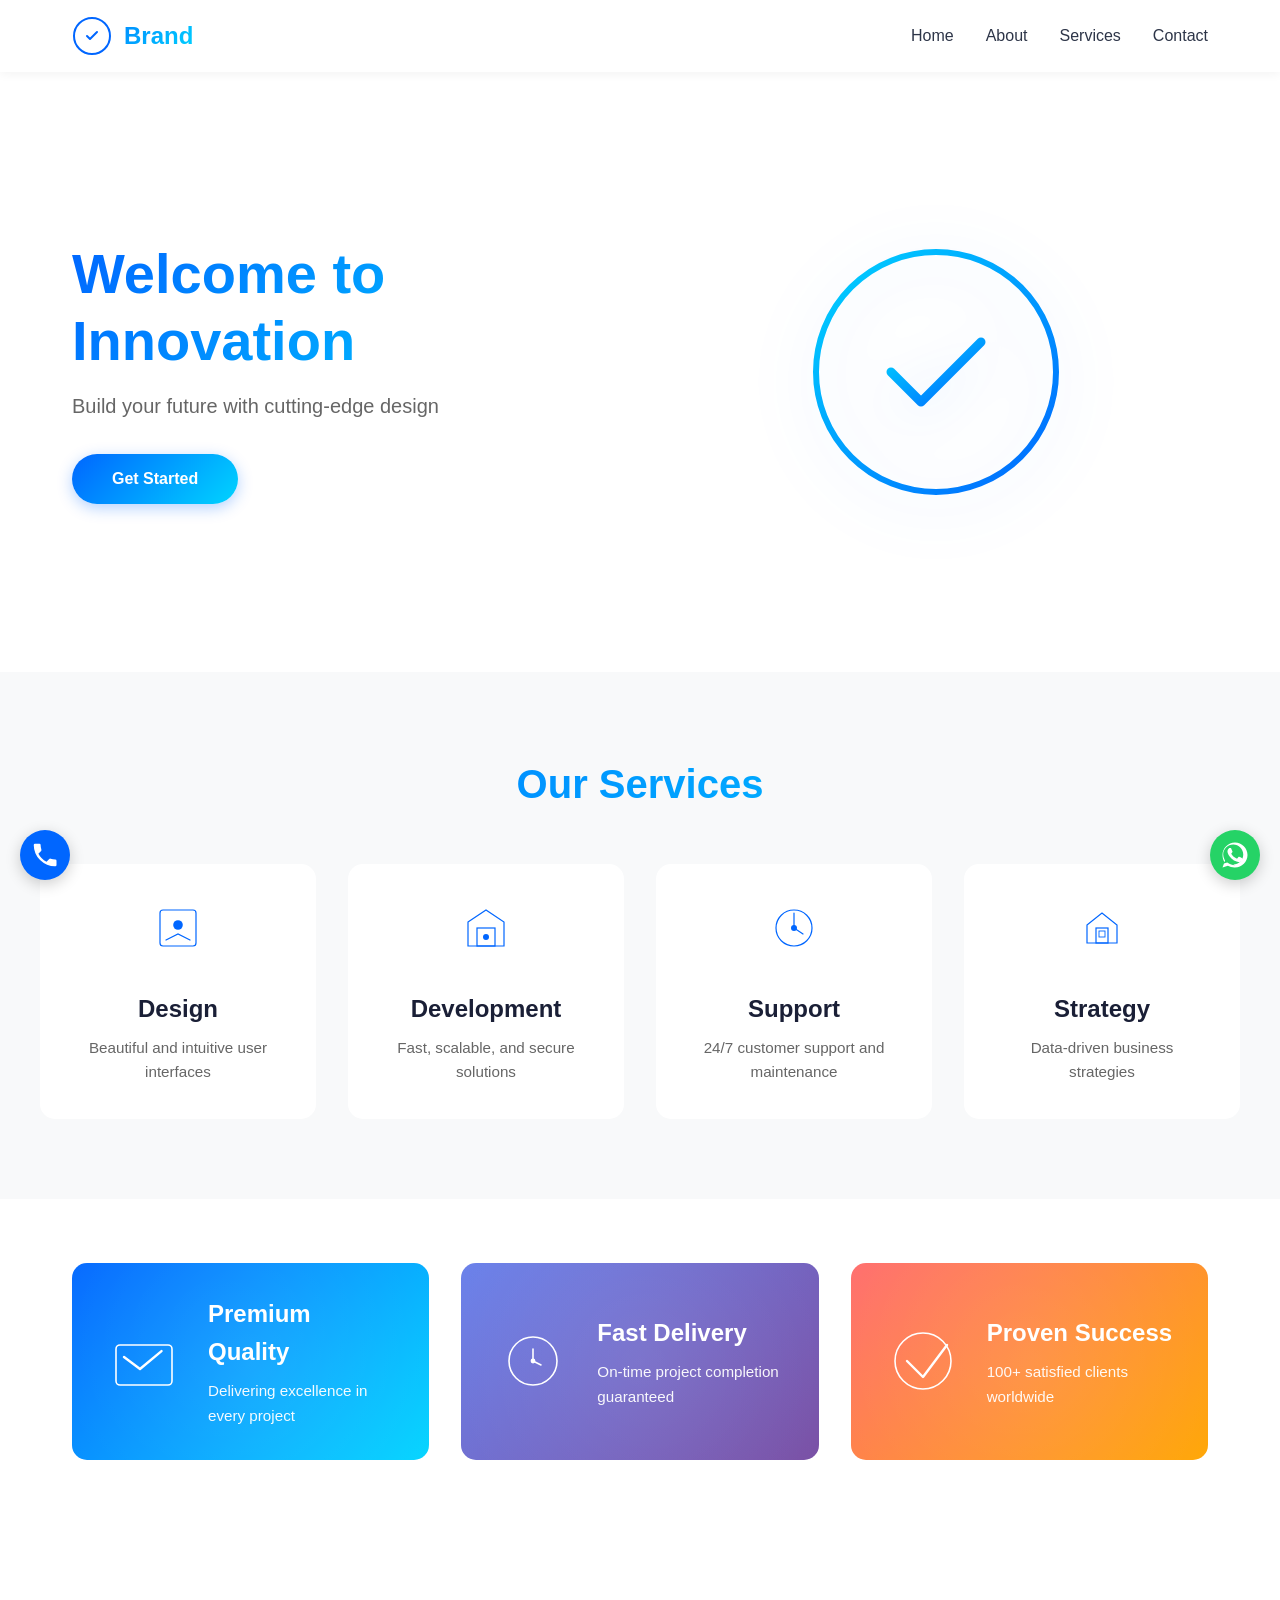
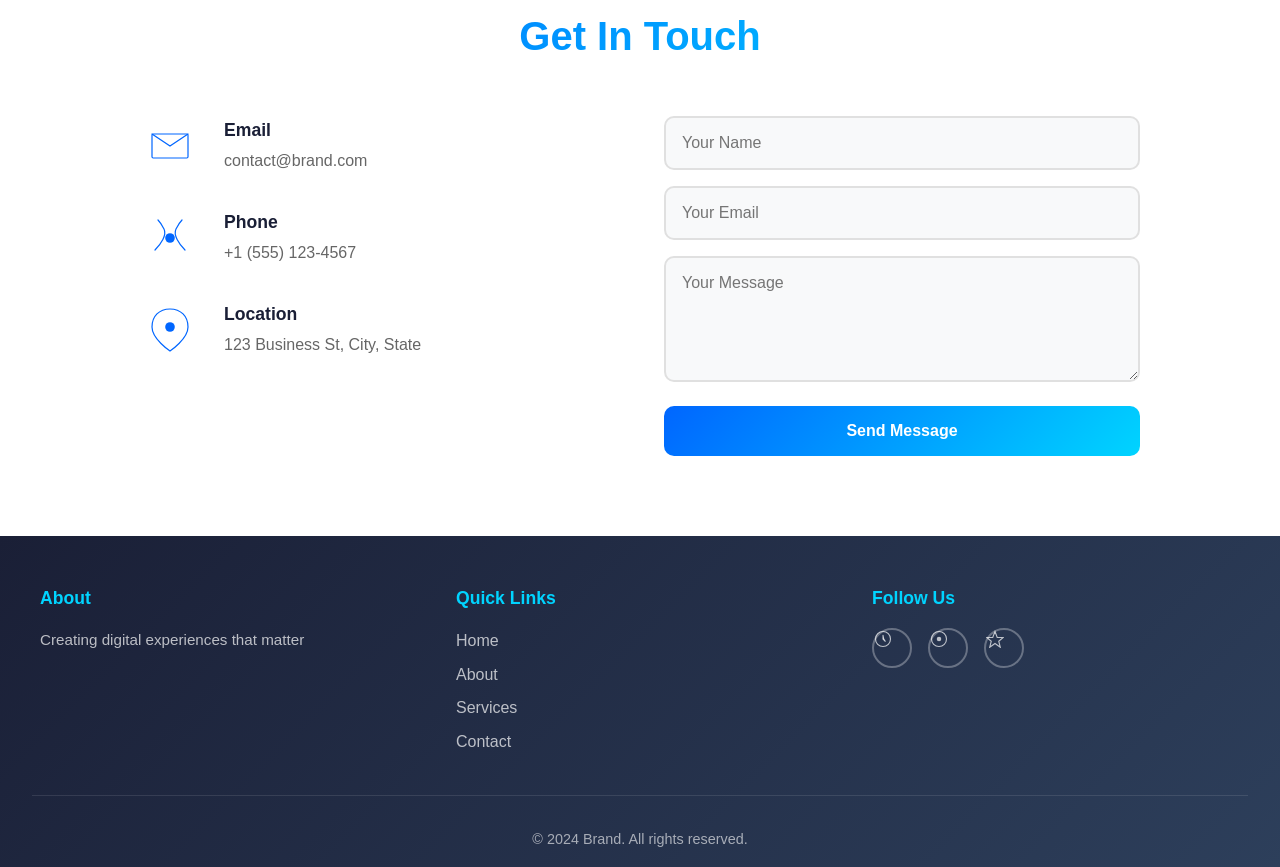
<file: index.html>
<!doctype html>
<html lang="en">
  <head>
    <meta charset="UTF-8" />
    <meta name="viewport" content="width=device-width, initial-scale=1.0" />
    <title>Modern Web Design - Animated SVG Icons</title>
    <link rel="stylesheet" href="index.css" />
  </head>
  <body>
    <!-- HEADER -->
    <header class="header">
      <div class="header-container">
        <div class="logo">
          <svg
            class="logo-svg"
            viewBox="0 0 40 40"
            fill="none"
            xmlns="http://www.w3.org/2000/svg"
          >
            <circle
              cx="20"
              cy="20"
              r="18"
              stroke="currentColor"
              stroke-width="2"
            />
            <path
              d="M15 20L18 23L25 16"
              stroke="currentColor"
              stroke-width="2"
              stroke-linecap="round"
              stroke-linejoin="round"
            />
          </svg>
          <span>Brand</span>
        </div>
        <nav class="nav">
          <a href="index.html" class="nav-link">Home</a>
          <a href="about-us.html" class="nav-link">About</a>
          <a href="services.html" class="nav-link">Services</a>
          <a href="contact-us.html" class="nav-link">Contact</a>
        </nav>
      </div>
    </header>

    <!-- HERO SECTION -->
    <section class="hero" id="home">
      <div class="hero-content">
        <h1>Welcome to Innovation</h1>
        <p>Build your future with cutting-edge design</p>
        <button class="cta-button">Get Started</button>
      </div>
      <div class="hero-icon">
        <svg
          class="animated-icon"
          viewBox="0 0 100 100"
          fill="none"
          xmlns="http://www.w3.org/2000/svg"
        >
          <circle
            cx="50"
            cy="50"
            r="40"
            stroke="url(#gradient)"
            stroke-width="2"
          />
          <path
            d="M35 50L45 60L65 40"
            stroke="url(#gradient)"
            stroke-width="3"
            stroke-linecap="round"
            stroke-linejoin="round"
            class="check-path"
          />
          <defs>
            <linearGradient id="gradient" x1="0%" y1="0%" x2="100%" y2="100%">
              <stop offset="0%" style="stop-color: #00d4ff; stop-opacity: 1" />
              <stop
                offset="100%"
                style="stop-color: #0066ff; stop-opacity: 1"
              />
            </linearGradient>
          </defs>
        </svg>
      </div>
    </section>

    <!-- SERVICES SECTION -->
    <section class="services" id="services">
      <h2>Our Services</h2>
      <div class="services-grid">
        <!-- Service 1 -->
        <div class="service-card">
          <svg
            class="service-icon"
            viewBox="0 0 100 100"
            fill="none"
            xmlns="http://www.w3.org/2000/svg"
          >
            <rect
              x="20"
              y="20"
              width="60"
              height="60"
              rx="5"
              stroke="currentColor"
              stroke-width="2"
            />
            <circle cx="50" cy="45" r="8" fill="currentColor" />
            <path
              d="M30 70L50 60L70 70"
              stroke="currentColor"
              stroke-width="2"
              stroke-linecap="round"
            />
          </svg>
          <h3>Design</h3>
          <p>Beautiful and intuitive user interfaces</p>
        </div>

        <!-- Service 2 -->
        <div class="service-card">
          <svg
            class="service-icon"
            viewBox="0 0 100 100"
            fill="none"
            xmlns="http://www.w3.org/2000/svg"
          >
            <path
              d="M20 40L50 20L80 40V80H20Z"
              stroke="currentColor"
              stroke-width="2"
            />
            <rect
              x="35"
              y="50"
              width="30"
              height="30"
              stroke="currentColor"
              stroke-width="2"
            />
            <circle cx="50" cy="65" r="5" fill="currentColor" />
          </svg>
          <h3>Development</h3>
          <p>Fast, scalable, and secure solutions</p>
        </div>

        <!-- Service 3 -->
        <div class="service-card">
          <svg
            class="service-icon"
            viewBox="0 0 100 100"
            fill="none"
            xmlns="http://www.w3.org/2000/svg"
          >
            <circle
              cx="50"
              cy="50"
              r="30"
              stroke="currentColor"
              stroke-width="2"
            />
            <path
              d="M50 25V50L65 60"
              stroke="currentColor"
              stroke-width="2"
              stroke-linecap="round"
            />
            <circle cx="50" cy="50" r="5" fill="currentColor" />
          </svg>
          <h3>Support</h3>
          <p>24/7 customer support and maintenance</p>
        </div>

        <!-- Service 4 -->
        <div class="service-card">
          <svg
            class="service-icon"
            viewBox="0 0 100 100"
            fill="none"
            xmlns="http://www.w3.org/2000/svg"
          >
            <path
              d="M25 45L50 25L75 45V75H25Z"
              stroke="currentColor"
              stroke-width="2"
            />
            <rect
              x="40"
              y="50"
              width="20"
              height="25"
              stroke="currentColor"
              stroke-width="2"
            />
            <rect
              x="45"
              y="55"
              width="10"
              height="10"
              stroke="currentColor"
              stroke-width="1.5"
            />
          </svg>
          <h3>Strategy</h3>
          <p>Data-driven business strategies</p>
        </div>
      </div>
    </section>

    <!-- CENTER BANNERS -->
    <section class="banners">
      <div class="banner banner-primary">
        <div class="banner-icon">
          <svg
            viewBox="0 0 100 100"
            fill="none"
            xmlns="http://www.w3.org/2000/svg"
          >
            <rect
              x="15"
              y="30"
              width="70"
              height="50"
              rx="5"
              stroke="white"
              stroke-width="2"
            />
            <path
              d="M25 45L45 60L75 35"
              stroke="white"
              stroke-width="3"
              stroke-linecap="round"
              stroke-linejoin="round"
              class="banner-check"
            />
          </svg>
        </div>
        <div class="banner-content">
          <h3>Premium Quality</h3>
          <p>Delivering excellence in every project</p>
        </div>
      </div>

      <div class="banner banner-secondary">
        <div class="banner-icon">
          <svg
            viewBox="0 0 100 100"
            fill="none"
            xmlns="http://www.w3.org/2000/svg"
          >
            <circle cx="50" cy="50" r="30" stroke="white" stroke-width="2" />
            <path
              d="M50 35V50M50 50L60 55"
              stroke="white"
              stroke-width="2"
              stroke-linecap="round"
            />
            <circle cx="50" cy="50" r="3" fill="white" />
          </svg>
        </div>
        <div class="banner-content">
          <h3>Fast Delivery</h3>
          <p>On-time project completion guaranteed</p>
        </div>
      </div>

      <div class="banner banner-accent">
        <div class="banner-icon">
          <svg
            viewBox="0 0 100 100"
            fill="none"
            xmlns="http://www.w3.org/2000/svg"
          >
            <path
              d="M30 50L50 70L80 30"
              stroke="white"
              stroke-width="3"
              stroke-linecap="round"
              stroke-linejoin="round"
            />
            <circle cx="50" cy="50" r="35" stroke="white" stroke-width="2" />
          </svg>
        </div>
        <div class="banner-content">
          <h3>Proven Success</h3>
          <p>100+ satisfied clients worldwide</p>
        </div>
      </div>
    </section>

    <!-- CONTACT SECTION -->
    <section class="contact" id="contact">
      <div class="contact-container">
        <h2>Get In Touch</h2>
        <div class="contact-wrapper">
          <div class="contact-info">
            <div class="contact-item">
              <svg
                class="contact-icon"
                viewBox="0 0 100 100"
                fill="none"
                xmlns="http://www.w3.org/2000/svg"
              >
                <path
                  d="M20 30L50 50L80 30"
                  stroke="currentColor"
                  stroke-width="2"
                  stroke-linecap="round"
                />
                <rect
                  x="20"
                  y="30"
                  width="60"
                  height="40"
                  rx="2"
                  stroke="currentColor"
                  stroke-width="2"
                />
              </svg>
              <div>
                <h4>Email</h4>
                <p>contact@brand.com</p>
              </div>
            </div>

            <div class="contact-item">
              <svg
                class="contact-icon"
                viewBox="0 0 100 100"
                fill="none"
                xmlns="http://www.w3.org/2000/svg"
              >
                <path
                  d="M30 20C30 20 35 25 40 35C45 45 35 60 25 70"
                  stroke="currentColor"
                  stroke-width="2"
                  stroke-linecap="round"
                />
                <path
                  d="M70 20C70 20 65 25 60 35C55 45 65 60 75 70"
                  stroke="currentColor"
                  stroke-width="2"
                  stroke-linecap="round"
                />
                <circle
                  cx="50"
                  cy="50"
                  r="8"
                  fill="currentColor"
                  class="phone-dot"
                />
              </svg>
              <div>
                <h4>Phone</h4>
                <p>+1 (555) 123-4567</p>
              </div>
            </div>

            <div class="contact-item">
              <svg
                class="contact-icon"
                viewBox="0 0 100 100"
                fill="none"
                xmlns="http://www.w3.org/2000/svg"
              >
                <path
                  d="M50 15C32 15 20 27 20 45C20 65 50 85 50 85C50 85 80 65 80 45C80 27 68 15 50 15Z"
                  stroke="currentColor"
                  stroke-width="2"
                />
                <circle cx="50" cy="45" r="8" fill="currentColor" />
              </svg>
              <div>
                <h4>Location</h4>
                <p>123 Business St, City, State</p>
              </div>
            </div>
          </div>

          <form class="contact-form">
            <input type="text" placeholder="Your Name" required />
            <input type="email" placeholder="Your Email" required />
            <textarea placeholder="Your Message" rows="5" required></textarea>
            <button type="submit" class="submit-btn">Send Message</button>
          </form>
        </div>
      </div>
    </section>

    <!-- FOOTER -->
    <footer class="footer">
      <div class="footer-content">
        <div class="footer-section">
          <h4>About</h4>
          <p>Creating digital experiences that matter</p>
        </div>
        <div class="footer-section">
          <h4>Quick Links</h4>
          <ul>
            <li><a href="index.html">Home</a></li>
            <li><a href="about-us.html">About</a></li>
            <li><a href="services.html">Services</a></li>
            <li><a href="contact-us.html">Contact</a></li>
          </ul>
        </div>
        <div class="footer-section">
          <h4>Follow Us</h4>
          <div class="social-icons">
            <a href="#" class="social-icon">
              <svg
                viewBox="0 0 24 24"
                fill="currentColor"
                xmlns="http://www.w3.org/2000/svg"
              >
                <circle
                  cx="12"
                  cy="12"
                  r="10"
                  stroke="currentColor"
                  stroke-width="1.5"
                  fill="none"
                />
                <path
                  d="M12 7V12L15 15"
                  stroke="currentColor"
                  stroke-width="1.5"
                  stroke-linecap="round"
                />
              </svg>
            </a>
            <a href="#" class="social-icon">
              <svg
                viewBox="0 0 24 24"
                fill="currentColor"
                xmlns="http://www.w3.org/2000/svg"
              >
                <path
                  d="M12 2C6.48 2 2 6.48 2 12s4.48 10 10 10 10-4.48 10-10S17.52 2 12 2z"
                  stroke="currentColor"
                  stroke-width="1.5"
                  fill="none"
                />
                <circle cx="12" cy="12" r="3" fill="currentColor" />
              </svg>
            </a>
            <a href="#" class="social-icon">
              <svg
                viewBox="0 0 24 24"
                fill="currentColor"
                xmlns="http://www.w3.org/2000/svg"
              >
                <path
                  d="M12 2L15 10H23L17 15L19 23L12 18L5 23L7 15L1 10H9L12 2Z"
                  stroke="currentColor"
                  stroke-width="1.5"
                  fill="none"
                />
              </svg>
            </a>
          </div>
        </div>
      </div>
      <div class="footer-bottom">
        <p>&copy; 2024 Brand. All rights reserved.</p>
      </div>
    </footer>

    <!-- fixed contact buttons -->
    <a href="tel:+923043309005" class="fixed-button call" aria-label="Call us">
      <svg viewBox="0 0 24 24" fill="white" xmlns="http://www.w3.org/2000/svg">
        <path
          d="M6.62 10.79a15.053 15.053 0 006.59 6.59l2.2-2.2a1 1 0 011.11-.21 11.72 11.72 0 003.68.59 1 1 0 011 1V20a1 1 0 01-1 1A17 17 0 013 4a1 1 0 011-1h3.5a1 1 0 011 1 11.72 11.72 0 00.59 3.68 1 1 0 01-.21 1.11l-2.2 2.2z"
        />
      </svg>
    </a>
    <a
      href="https://wa.me/923043309005"
      class="fixed-button whatsapp"
      aria-label="WhatsApp us"
      target="_blank"
      rel="noopener"
    >
      <svg viewBox="0 0 24 24" fill="white" xmlns="http://www.w3.org/2000/svg">
        <path
          d="M17.472 14.382c-.297-.149-1.758-.867-2.03-.967-.273-.099-.472-.148-.672.149-.198.297-.767.967-.94 1.165-.173.198-.347.223-.644.075-1.758-.867-2.905-1.543-4.072-3.507-.309-.532.309-.495.882-1.638.098-.198.05-.372-.025-.52-.074-.148-.672-1.611-.921-2.205-.243-.579-.49-.5-.672-.51-.173-.01-.372-.012-.571-.012-.198 0-.52.074-.792.372s-1.04 1.016-1.04 2.479 1.065 2.876 1.213 3.074c.149.198 2.095 3.2 5.076 4.487.709.306 1.262.489 1.693.626.712.227 1.36.195 1.872.118.571-.085 1.758-.719 2.006-1.413.248-.695.248-1.29.173-1.413-.074-.122-.272-.198-.57-.347z"
        />
        <path
          d="M12.004 2.002C6.477 2.002 2.014 6.466 2.014 12c0 2.115.555 4.102 1.523 5.826L2 22l4.303-1.428A9.957 9.957 0 0012.004 22c5.526 0 10-4.474 10-10s-4.474-9.998-9.996-9.998zm0 18.152c-2.155 0-4.163-.707-5.844-1.918l-.417-.25-2.553.848.859-2.49-.271-.42a8.042 8.042 0 01-1.22-4.273c0-4.436 3.596-8.032 8.021-8.032 4.428 0 8.021 3.596 8.021 8.032s-3.593 8.032-8.021 8.032z"
        />
      </svg>
    </a>
    <script src="index.js"></script>
  </body>
</html>
</file>
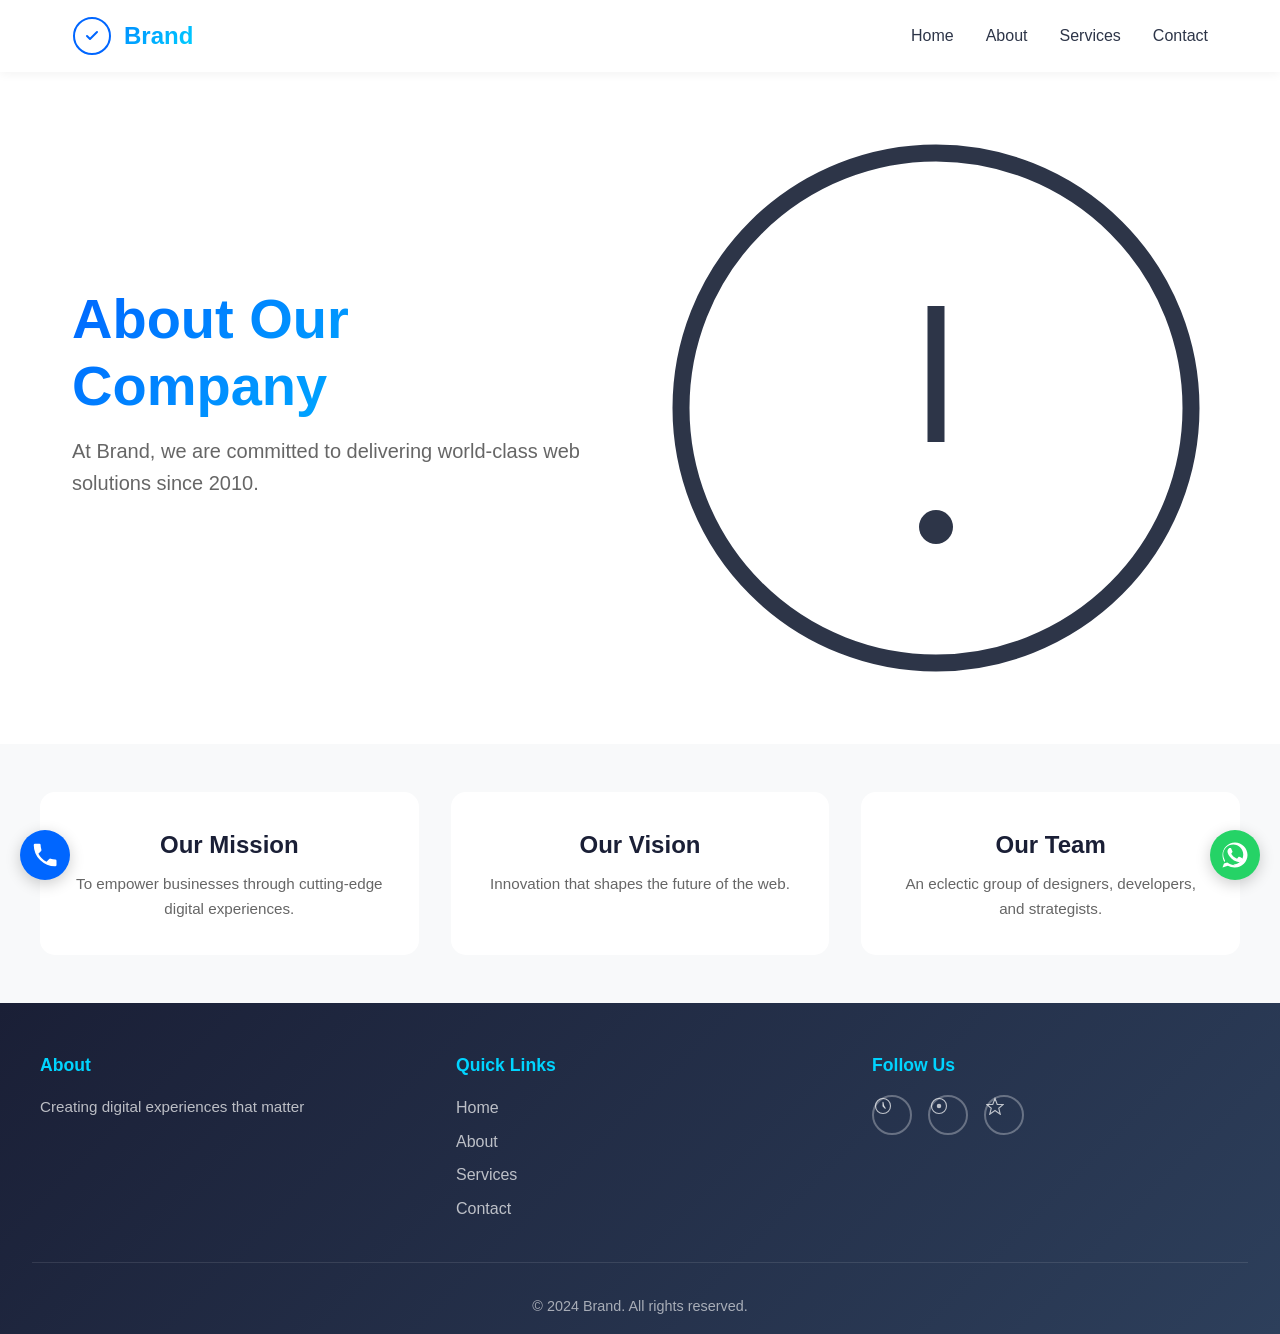
<file: about-us.html>
<!doctype html>
<html lang="en">
  <head>
    <meta charset="UTF-8" />
    <meta name="viewport" content="width=device-width, initial-scale=1.0" />
    <title>About Us - Brand</title>
    <link rel="stylesheet" href="index.css" />
  </head>
  <body>
    <!-- HEADER -->
    <header class="header">
      <div class="header-container">
        <div class="logo">
          <svg
            class="logo-svg"
            viewBox="0 0 40 40"
            fill="none"
            xmlns="http://www.w3.org/2000/svg"
          >
            <circle
              cx="20"
              cy="20"
              r="18"
              stroke="currentColor"
              stroke-width="2"
            />
            <path
              d="M15 20L18 23L25 16"
              stroke="currentColor"
              stroke-width="2"
              stroke-linecap="round"
              stroke-linejoin="round"
            />
          </svg>
          <span>Brand</span>
        </div>
        <nav class="nav">
          <a href="index.html" class="nav-link">Home</a>
          <a href="about-us.html" class="nav-link">About</a>
          <a href="services.html" class="nav-link">Services</a>
          <a href="contact-us.html" class="nav-link">Contact</a>
        </nav>
      </div>
    </header>

    <!-- MAIN CONTENT -->
    <section class="hero" style="min-height:400px;">
      <div class="hero-content">
        <h1>About Our Company</h1>
        <p>At Brand, we are committed to delivering world-class web solutions since 2010.</p>
      </div>
      <div class="hero-icon">
        <svg viewBox="0 0 64 64" fill="none" xmlns="http://www.w3.org/2000/svg" class="page-icon">
          <circle cx="32" cy="32" r="30" stroke="currentColor" stroke-width="2" />
          <line x1="32" y1="20" x2="32" y2="36" stroke="currentColor" stroke-width="2"/>
          <circle cx="32" cy="46" r="2" fill="currentColor"/>
        </svg>
      </div>
    </section>

    <section class="services" style="padding:3rem 2rem;">
      <div class="services-grid">
        <div class="service-card">
          <h3>Our Mission</h3>
          <p>To empower businesses through cutting-edge digital experiences.</p>
        </div>
        <div class="service-card">
          <h3>Our Vision</h3>
          <p>Innovation that shapes the future of the web.</p>
        </div>
        <div class="service-card">
          <h3>Our Team</h3>
          <p>An eclectic group of designers, developers, and strategists.</p>
        </div>
      </div>
    </section>

    <!-- FOOTER -->
    <footer class="footer">
      <div class="footer-content">
        <div class="footer-section">
          <h4>About</h4>
          <p>Creating digital experiences that matter</p>
        </div>
        <div class="footer-section">
          <h4>Quick Links</h4>
          <ul>
            <li><a href="index.html">Home</a></li>
            <li><a href="about-us.html">About</a></li>
            <li><a href="services.html">Services</a></li>
            <li><a href="contact-us.html">Contact</a></li>
          </ul>
        </div>
        <div class="footer-section">
          <h4>Follow Us</h4>
          <div class="social-icons">
            <a href="#" class="social-icon">
              <svg viewBox="0 0 24 24" fill="currentColor" xmlns="http://www.w3.org/2000/svg">
                <circle cx="12" cy="12" r="10" stroke="currentColor" stroke-width="1.5" fill="none"/>
                <path d="M12 7V12L15 15" stroke="currentColor" stroke-width="1.5" stroke-linecap="round"/>
              </svg>
            </a>
            <a href="#" class="social-icon">
              <svg viewBox="0 0 24 24" fill="currentColor" xmlns="http://www.w3.org/2000/svg">
                <path d="M12 2C6.48 2 2 6.48 2 12s4.48 10 10 10 10-4.48 10-10S17.52 2 12 2z" stroke="currentColor" stroke-width="1.5" fill="none"/>
                <circle cx="12" cy="12" r="3" fill="currentColor"/>
              </svg>
            </a>
            <a href="#" class="social-icon">
              <svg viewBox="0 0 24 24" fill="currentColor" xmlns="http://www.w3.org/2000/svg">
                <path d="M12 2L15 10H23L17 15L19 23L12 18L5 23L7 15L1 10H9L12 2Z" stroke="currentColor" stroke-width="1.5" fill="none"/>
              </svg>
            </a>
          </div>
        </div>
      </div>
      <div class="footer-bottom">
        <p>&copy; 2024 Brand. All rights reserved.</p>
      </div>
    </footer>

    <!-- fixed contact buttons -->
    <a href="tel:+15551234567" class="fixed-button call" aria-label="Call us">
        <svg viewBox="0 0 24 24" fill="white" xmlns="http://www.w3.org/2000/svg">
            <path d="M6.62 10.79a15.053 15.053 0 006.59 6.59l2.2-2.2a1 1 0 011.11-.21 11.72 11.72 0 003.68.59 1 1 0 011 1V20a1 1 0 01-1 1A17 17 0 013 4a1 1 0 011-1h3.5a1 1 0 011 1 11.72 11.72 0 00.59 3.68 1 1 0 01-.21 1.11l-2.2 2.2z"/>
        </svg>
    </a>
    <a href="https://wa.me/15551234567" class="fixed-button whatsapp" aria-label="WhatsApp us" target="_blank" rel="noopener">
        <svg viewBox="0 0 24 24" fill="white" xmlns="http://www.w3.org/2000/svg">
            <path d="M17.472 14.382c-.297-.149-1.758-.867-2.03-.967-.273-.099-.472-.148-.672.149-.198.297-.767.967-.94 1.165-.173.198-.347.223-.644.075-1.758-.867-2.905-1.543-4.072-3.507-.309-.532.309-.495.882-1.638.098-.198.05-.372-.025-.52-.074-.148-.672-1.611-.921-2.205-.243-.579-.49-.5-.672-.51-.173-.01-.372-.012-.571-.012-.198 0-.52.074-.792.372s-1.04 1.016-1.04 2.479 1.065 2.876 1.213 3.074c.149.198 2.095 3.2 5.076 4.487.709.306 1.262.489 1.693.626.712.227 1.36.195 1.872.118.571-.085 1.758-.719 2.006-1.413.248-.695.248-1.29.173-1.413-.074-.122-.272-.198-.57-.347z"/>
            <path d="M12.004 2.002C6.477 2.002 2.014 6.466 2.014 12c0 2.115.555 4.102 1.523 5.826L2 22l4.303-1.428A9.957 9.957 0 0012.004 22c5.526 0 10-4.474 10-10s-4.474-9.998-9.996-9.998zm0 18.152c-2.155 0-4.163-.707-5.844-1.918l-.417-.250-2.553.848.859-2.49-.271-.42a8.042 8.042 0 01-1.22-4.273c0-4.436 3.596-8.032 8.021-8.032 4.428 0 8.021 3.596 8.021 8.032s-3.593 8.032-8.021 8.032z"/>
        </svg>
    </a>
    <script src="index.js"></script>
  </body>
</html>
</file>
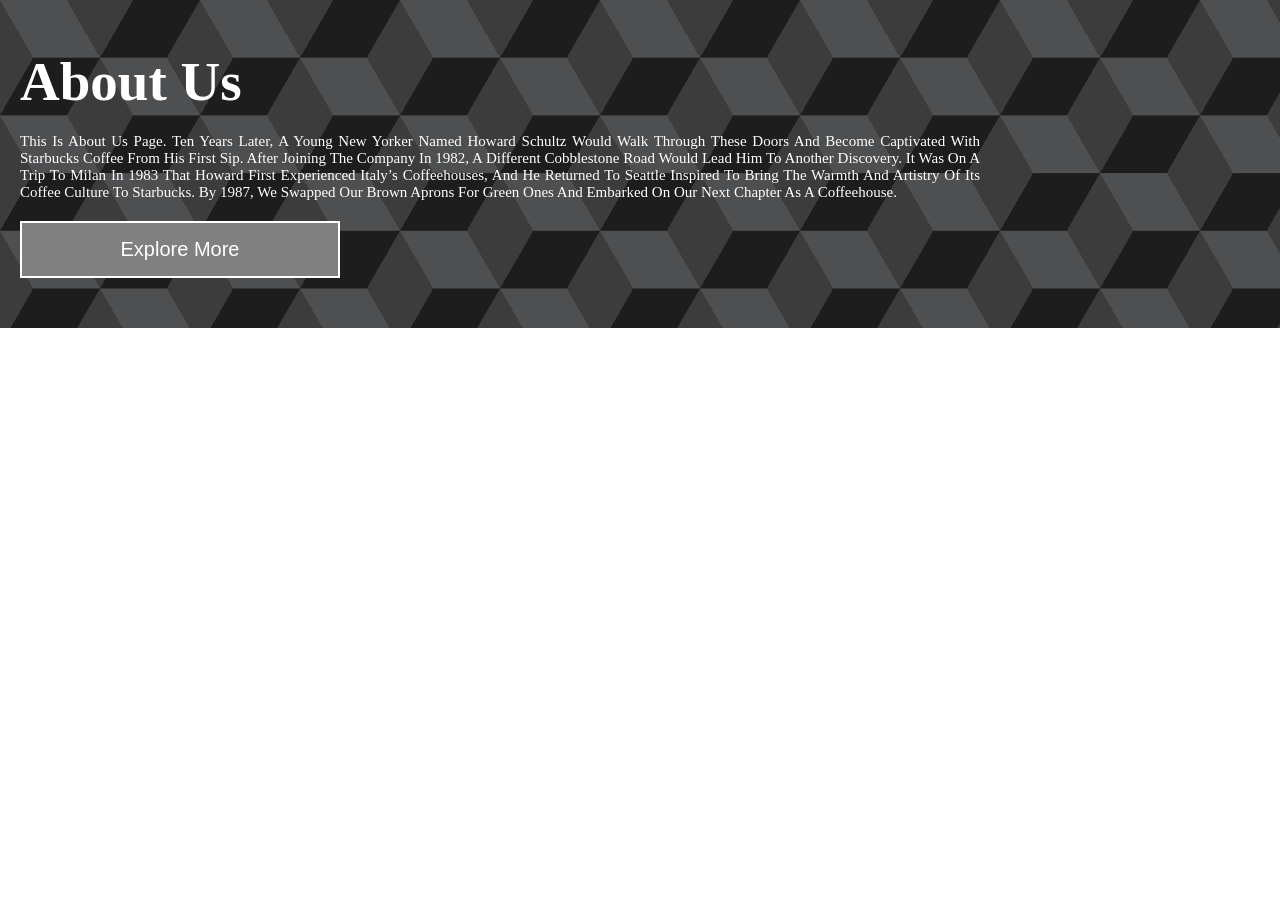
<file: about.html>
<!doctype html>
<html lang="en">
  <head>
    <meta charset="UTF-8" />
    <meta name="viewport" content="width=device-width, initial-scale=1.0" />
    <title>About us</title>
    <link rel="stylesheet" href="about.css" />
  </head>
  <body>
    <!-- From Uiverse.io by csemszepp -->
    <div class="container">
      <h1>about us</h1>
      <p>
        this is about us page. Ten years later, a young New Yorker named Howard
        Schultz would walk through these doors and become captivated with
        Starbucks coffee from his first sip. After joining the company in 1982,
        a different cobblestone road would lead him to another discovery. It was
        on a trip to Milan in 1983 that Howard first experienced Italy’s
        coffeehouses, and he returned to Seattle inspired to bring the warmth
        and artistry of its coffee culture to Starbucks. By 1987, we swapped our
        brown aprons for green ones and embarked on our next chapter as a
        coffeehouse.
      </p>
      <button>explore more</button>
    </div>
  </body>
</html>
</file>
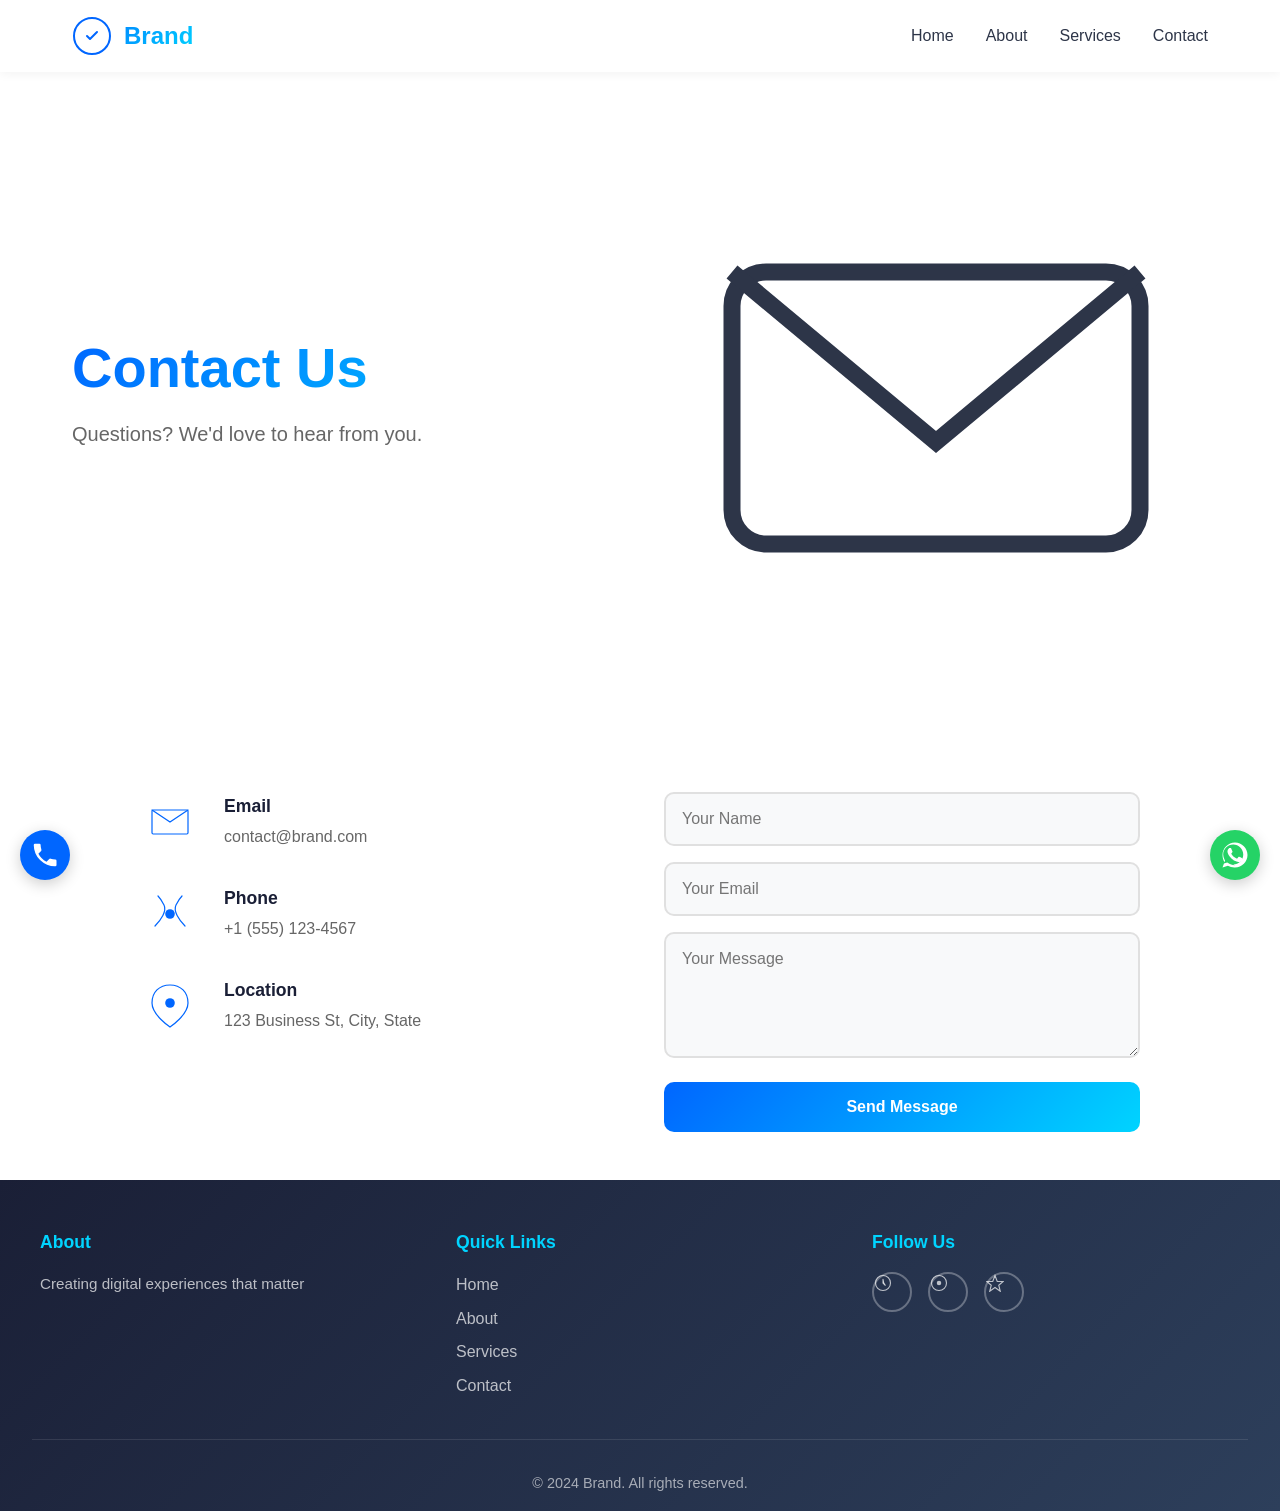
<file: contact-us.html>
<!doctype html>
<html lang="en">
  <head>
    <meta charset="UTF-8" />
    <meta name="viewport" content="width=device-width, initial-scale=1.0" />
    <title>Contact Us - Brand</title>
    <link rel="stylesheet" href="index.css" />
  </head>
  <body>
    <!-- HEADER -->
    <header class="header">
      <div class="header-container">
        <div class="logo">
          <svg
            class="logo-svg"
            viewBox="0 0 40 40"
            fill="none"
            xmlns="http://www.w3.org/2000/svg"
          >
            <circle
              cx="20"
              cy="20"
              r="18"
              stroke="currentColor"
              stroke-width="2"
            />
            <path
              d="M15 20L18 23L25 16"
              stroke="currentColor"
              stroke-width="2"
              stroke-linecap="round"
              stroke-linejoin="round"
            />
          </svg>
          <span>Brand</span>
        </div>
        <nav class="nav">
          <a href="index.html" class="nav-link">Home</a>
          <a href="about-us.html" class="nav-link">About</a>
          <a href="services.html" class="nav-link">Services</a>
          <a href="contact-us.html" class="nav-link">Contact</a>
        </nav>
      </div>
    </header>

    <!-- MAIN CONTENT -->
    <section class="hero" style="min-height:400px;">
      <div class="hero-content">
        <h1>Contact Us</h1>
        <p>Questions? We'd love to hear from you.</p>
      </div>
      <div class="hero-icon">
        <svg viewBox="0 0 64 64" fill="none" xmlns="http://www.w3.org/2000/svg" class="page-icon">
          <rect x="8" y="16" width="48" height="32" rx="4" stroke="currentColor" stroke-width="2"/>
          <polyline points="8,16 32,36 56,16" stroke="currentColor" stroke-width="2" fill="none"/>
        </svg>
      </div>
    </section>

    <section class="contact" style="padding:3rem 2rem;">
      <div class="contact-container">
        <div class="contact-wrapper">
          <div class="contact-info">
            <div class="contact-item">
              <svg
                class="contact-icon"
                viewBox="0 0 100 100"
                fill="none"
                xmlns="http://www.w3.org/2000/svg"
              >
                <path
                  d="M20 30L50 50L80 30"
                  stroke="currentColor"
                  stroke-width="2"
                  stroke-linecap="round"
                />
                <rect
                  x="20"
                  y="30"
                  width="60"
                  height="40"
                  rx="2"
                  stroke="currentColor"
                  stroke-width="2"
                />
              </svg>
              <div>
                <h4>Email</h4>
                <p>contact@brand.com</p>
              </div>
            </div>

            <div class="contact-item">
              <svg
                class="contact-icon"
                viewBox="0 0 100 100"
                fill="none"
                xmlns="http://www.w3.org/2000/svg"
              >
                <path
                  d="M30 20C30 20 35 25 40 35C45 45 35 60 25 70"
                  stroke="currentColor"
                  stroke-width="2"
                  stroke-linecap="round"
                />
                <path
                  d="M70 20C70 20 65 25 60 35C55 45 65 60 75 70"
                  stroke="currentColor"
                  stroke-width="2"
                  stroke-linecap="round"
                />
                <circle
                  cx="50"
                  cy="50"
                  r="8"
                  fill="currentColor"
                  class="phone-dot"
                />
              </svg>
              <div>
                <h4>Phone</h4>
                <p>+1 (555) 123-4567</p>
              </div>
            </div>

            <div class="contact-item">
              <svg
                class="contact-icon"
                viewBox="0 0 100 100"
                fill="none"
                xmlns="http://www.w3.org/2000/svg"
              >
                <path
                  d="M50 15C32 15 20 27 20 45C20 65 50 85 50 85C50 85 80 65 80 45C80 27 68 15 50 15Z"
                  stroke="currentColor"
                  stroke-width="2"
                />
                <circle cx="50" cy="45" r="8" fill="currentColor" />
              </svg>
              <div>
                <h4>Location</h4>
                <p>123 Business St, City, State</p>
              </div>
            </div>
          </div>

          <form class="contact-form">
            <input type="text" placeholder="Your Name" required />
            <input type="email" placeholder="Your Email" required />
            <textarea placeholder="Your Message" rows="5" required></textarea>
            <button type="submit" class="submit-btn">Send Message</button>
          </form>
        </div>
      </div>
    </section>

    <!-- FOOTER -->
    <footer class="footer">
      <div class="footer-content">
        <div class="footer-section">
          <h4>About</h4>
          <p>Creating digital experiences that matter</p>
        </div>
        <div class="footer-section">
          <h4>Quick Links</h4>
          <ul>
            <li><a href="index.html">Home</a></li>
            <li><a href="about-us.html">About</a></li>
            <li><a href="services.html">Services</a></li>
            <li><a href="contact-us.html">Contact</a></li>
          </ul>
        </div>
        <div class="footer-section">
          <h4>Follow Us</h4>
          <div class="social-icons">
            <a href="#" class="social-icon">
              <svg viewBox="0 0 24 24" fill="currentColor" xmlns="http://www.w3.org/2000/svg">
                <circle cx="12" cy="12" r="10" stroke="currentColor" stroke-width="1.5" fill="none"/>
                <path d="M12 7V12L15 15" stroke="currentColor" stroke-width="1.5" stroke-linecap="round"/>
              </svg>
            </a>
            <a href="#" class="social-icon">
              <svg viewBox="0 0 24 24" fill="currentColor" xmlns="http://www.w3.org/2000/svg">
                <path d="M12 2C6.48 2 2 6.48 2 12s4.48 10 10 10 10-4.48 10-10S17.52 2 12 2z" stroke="currentColor" stroke-width="1.5" fill="none"/>
                <circle cx="12" cy="12" r="3" fill="currentColor"/>
              </svg>
            </a>
            <a href="#" class="social-icon">
              <svg viewBox="0 0 24 24" fill="currentColor" xmlns="http://www.w3.org/2000/svg">
                <path d="M12 2L15 10H23L17 15L19 23L12 18L5 23L7 15L1 10H9L12 2Z" stroke="currentColor" stroke-width="1.5" fill="none"/>
              </svg>
            </a>
          </div>
        </div>
      </div>
      <div class="footer-bottom">
        <p>&copy; 2024 Brand. All rights reserved.</p>
      </div>
    </footer>

    <!-- fixed contact buttons -->
    <a href="tel:+15551234567" class="fixed-button call" aria-label="Call us">
        <svg viewBox="0 0 24 24" fill="white" xmlns="http://www.w3.org/2000/svg">
            <path d="M6.62 10.79a15.053 15.053 0 006.59 6.59l2.2-2.2a1 1 0 011.11-.21 11.72 11.72 0 003.68.59 1 1 0 011 1V20a1 1 0 01-1 1A17 17 0 013 4a1 1 0 011-1h3.5a1 1 0 011 1 11.72 11.72 0 00.59 3.68 1 1 0 01-.21 1.11l-2.2 2.2z"/>
        </svg>
    </a>
    <a href="https://wa.me/15551234567" class="fixed-button whatsapp" aria-label="WhatsApp us" target="_blank" rel="noopener">
        <svg viewBox="0 0 24 24" fill="white" xmlns="http://www.w3.org/2000/svg">
            <path d="M17.472 14.382c-.297-.149-1.758-.867-2.03-.967-.273-.099-.472-.148-.672.149-.198.297-.767.967-.94 1.165-.173.198-.347.223-.644.075-1.758-.867-2.905-1.543-4.072-3.507-.309-.532.309-.495.882-1.638.098-.198.05-.372-.025-.52-.074-.148-.672-1.611-.921-2.205-.243-.579-.490-.5-.672-.51-.173-.01-.372-.012-.571-.012-.198 0-.520.074-.792.372s-1.040 1.016-1.040 2.479 1.065 2.876 1.213 3.074c.149.198 2.095 3.2 5.076 4.487.709.306 1.262.489 1.693.626.712.227 1.36.195 1.872.118.571-.085 1.758-.719 2.006-1.413.248-.695.248-1.29.173-1.413-.074-.122-.272-.198-.570-.347z"/>
            <path d="M12.004 2.002C6.477 2.002 2.014 6.466 2.014 12c0 2.115.555 4.102 1.523 5.826L2 22l4.303-1.428A9.957 9.957 0 0012.004 22c5.526 0 10-4.474 10-10s-4.474-9.998-9.996-9.998zm0 18.152c-2.155 0-4.163-.707-5.844-1.918l-.417-.250-2.553.848.859-2.49-.271-.42a8.042 8.042 0 01-1.22-4.273c0-4.436 3.596-8.032 8.021-8.032 4.428 0 8.021 3.596 8.021 8.032s-3.593 8.032-8.021 8.032z"/>
        </svg>
    </a>
    <script src="index.js"></script>
  </body>
</html>
</file>
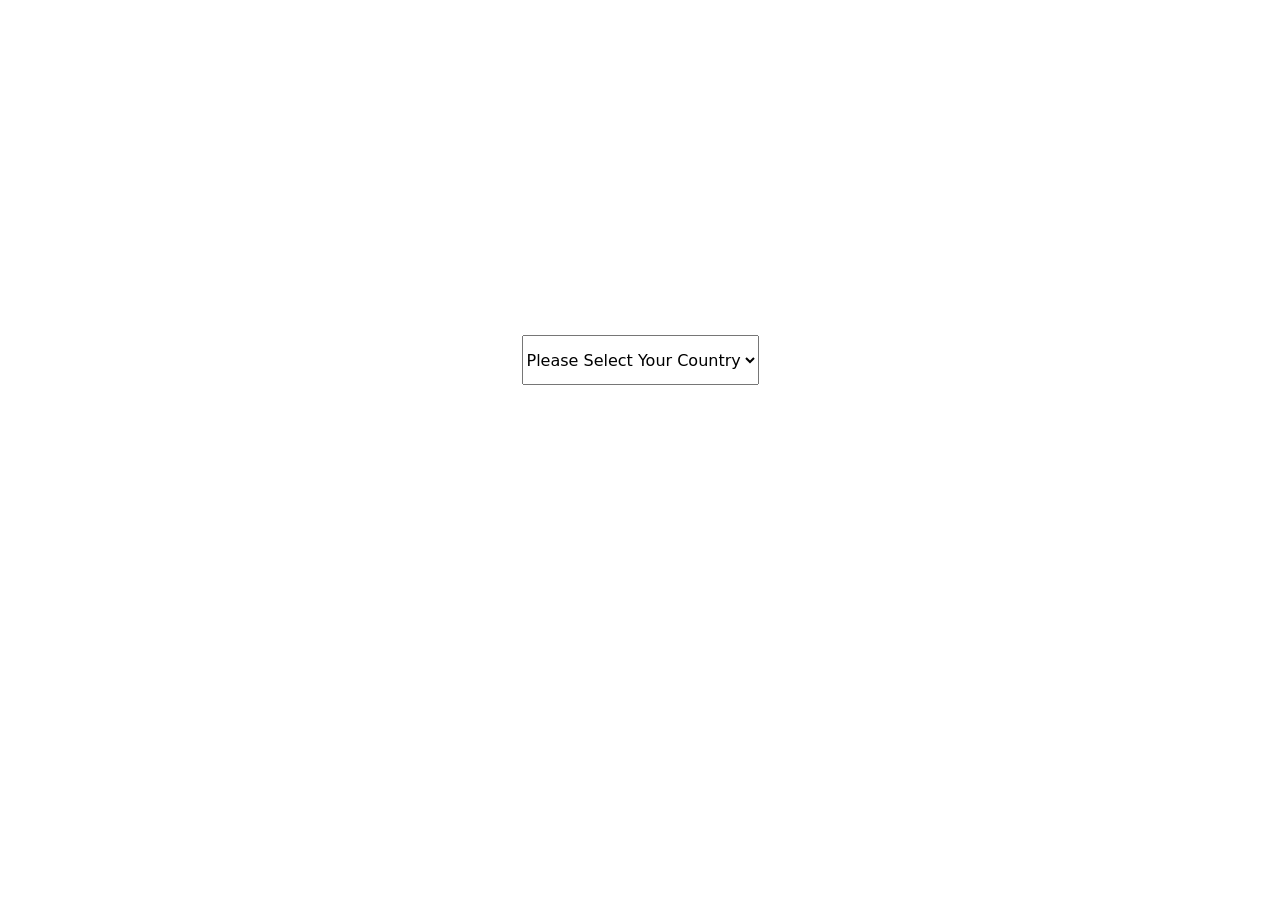
<file: mainpage.html>
<!doctype html>
<html lang="en">
  <head>
    <meta charset="UTF-8" />
    <meta name="viewport" content="width=device-width, initial-scale=1.0" />
    <title>Document</title>
    <link
      href="https://cdn.jsdelivr.net/npm/bootstrap@5.3.8/dist/css/bootstrap.min.css"
      rel="stylesheet"
      integrity="sha384-sRIl4kxILFvY47J16cr9ZwB07vP4J8+LH7qKQnuqkuIAvNWLzeN8tE5YBujZqJLB"
      crossorigin="anonymous"
    />

    <style>
      .main-page {
        display: flex;
        justify-content: center;
        align-items: center;
        height: 80vh;
        background-image: url("https://plus.unsplash.com/premium_photo-1667574871485-ea94f9d1a2f5?fm=jpg&q=60&w=3000&auto=format&fit=crop&ixlib=rb-4.1.0&ixid=M3wxMjA3fDB8MHxzZWFyY2h8MXx8aGVybyUyMHNlY3Rpb258ZW58MHx8MHx8fDA%3D");
      }
      .main-page .dropdown{
        height: 50px;
      }
    </style>
  </head>
  <body>
    <div class="main-page">
      <select name="budget" required="" class="dropdown">
        <option value="">Please Select Your Country</option>
        <option value="below-1k">
          <a href="pak.html">Pak</a>
        </option>
        <option value="below-1k">US</option>
        <option value="below-1k">UAE</option>
      </select>
    </div>
  </body>
</html>
</file>
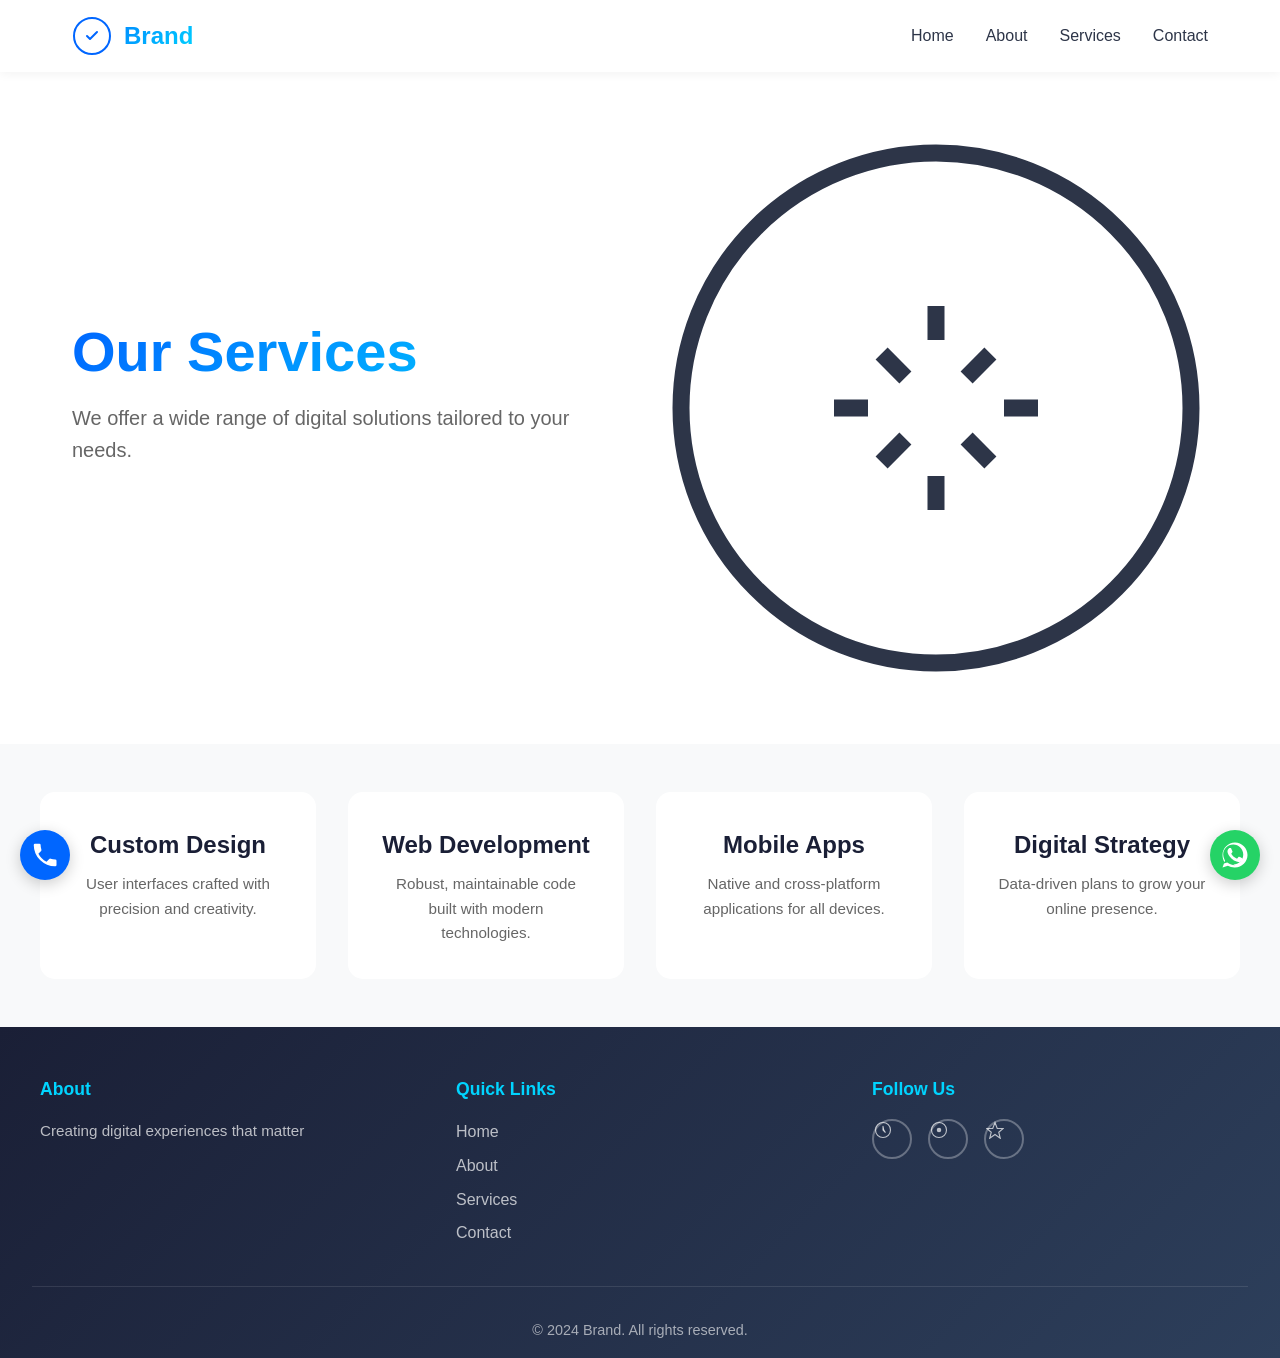
<file: services.html>
<!doctype html>
<html lang="en">
  <head>
    <meta charset="UTF-8" />
    <meta name="viewport" content="width=device-width, initial-scale=1.0" />
    <title>Services - Brand</title>
    <link rel="stylesheet" href="index.css" />
  </head>
  <body>
    <!-- HEADER -->
    <header class="header">
      <div class="header-container">
        <div class="logo">
          <svg
            class="logo-svg"
            viewBox="0 0 40 40"
            fill="none"
            xmlns="http://www.w3.org/2000/svg"
          >
            <circle
              cx="20"
              cy="20"
              r="18"
              stroke="currentColor"
              stroke-width="2"
            />
            <path
              d="M15 20L18 23L25 16"
              stroke="currentColor"
              stroke-width="2"
              stroke-linecap="round"
              stroke-linejoin="round"
            />
          </svg>
          <span>Brand</span>
        </div>
        <nav class="nav">
          <a href="index.html" class="nav-link">Home</a>
          <a href="about-us.html" class="nav-link">About</a>
          <a href="services.html" class="nav-link">Services</a>
          <a href="contact-us.html" class="nav-link">Contact</a>
        </nav>
      </div>
    </header>

    <!-- MAIN CONTENT -->
    <section class="hero" style="min-height:400px;">
      <div class="hero-content">
        <h1>Our Services</h1>
        <p>We offer a wide range of digital solutions tailored to your needs.</p>
      </div>
      <div class="hero-icon">
        <svg viewBox="0 0 64 64" fill="none" xmlns="http://www.w3.org/2000/svg" class="page-icon">
          <circle cx="32" cy="32" r="30" stroke="currentColor" stroke-width="2" />
          <path d="M32 20v4M32 40v4M20 32h4M40 32h4M25.6 25.6l2.8 2.8M35.6 35.6l2.8 2.8M25.6 38.4l2.8-2.8M35.6 28.4l2.8-2.8" stroke="currentColor" stroke-width="2"/>
        </svg>
      </div>
    </section>

    <section class="services" style="padding:3rem 2rem;">
      <div class="services-grid">
        <div class="service-card">
          <h3>Custom Design</h3>
          <p>User interfaces crafted with precision and creativity.</p>
        </div>
        <div class="service-card">
          <h3>Web Development</h3>
          <p>Robust, maintainable code built with modern technologies.</p>
        </div>
        <div class="service-card">
          <h3>Mobile Apps</h3>
          <p>Native and cross-platform applications for all devices.</p>
        </div>
        <div class="service-card">
          <h3>Digital Strategy</h3>
          <p>Data-driven plans to grow your online presence.</p>
        </div>
      </div>
    </section>

    <!-- FOOTER -->
    <footer class="footer">
      <div class="footer-content">
        <div class="footer-section">
          <h4>About</h4>
          <p>Creating digital experiences that matter</p>
        </div>
        <div class="footer-section">
          <h4>Quick Links</h4>
          <ul>
            <li><a href="index.html">Home</a></li>
            <li><a href="about-us.html">About</a></li>
            <li><a href="services.html">Services</a></li>
            <li><a href="contact-us.html">Contact</a></li>
          </ul>
        </div>
        <div class="footer-section">
          <h4>Follow Us</h4>
          <div class="social-icons">
            <a href="#" class="social-icon">
              <svg viewBox="0 0 24 24" fill="currentColor" xmlns="http://www.w3.org/2000/svg">
                <circle cx="12" cy="12" r="10" stroke="currentColor" stroke-width="1.5" fill="none"/>
                <path d="M12 7V12L15 15" stroke="currentColor" stroke-width="1.5" stroke-linecap="round"/>
              </svg>
            </a>
            <a href="#" class="social-icon">
              <svg viewBox="0 0 24 24" fill="currentColor" xmlns="http://www.w3.org/2000/svg">
                <path d="M12 2C6.48 2 2 6.48 2 12s4.48 10 10 10 10-4.48 10-10S17.52 2 12 2z" stroke="currentColor" stroke-width="1.5" fill="none"/>
                <circle cx="12" cy="12" r="3" fill="currentColor"/>
              </svg>
            </a>
            <a href="#" class="social-icon">
              <svg viewBox="0 0 24 24" fill="currentColor" xmlns="http://www.w3.org/2000/svg">
                <path d="M12 2L15 10H23L17 15L19 23L12 18L5 23L7 15L1 10H9L12 2Z" stroke="currentColor" stroke-width="1.5" fill="none"/>
              </svg>
            </a>
          </div>
        </div>
      </div>
      <div class="footer-bottom">
        <p>&copy; 2024 Brand. All rights reserved.</p>
      </div>
    </footer>

    <!-- fixed contact buttons -->
    <a href="tel:+15551234567" class="fixed-button call" aria-label="Call us">
        <svg viewBox="0 0 24 24" fill="white" xmlns="http://www.w3.org/2000/svg">
            <path d="M6.62 10.79a15.053 15.053 0 006.59 6.59l2.2-2.2a1 1 0 011.11-.21 11.72 11.72 0 003.68.59 1 1 0 011 1V20a1 1 0 01-1 1A17 17 0 013 4a1 1 0 011-1h3.5a1 1 0 011 1 11.72 11.72 0 00.59 3.68 1 1 0 01-.21 1.11l-2.2 2.2z"/>
        </svg>
    </a>
    <a href="https://wa.me/15551234567" class="fixed-button whatsapp" aria-label="WhatsApp us" target="_blank" rel="noopener">
        <svg viewBox="0 0 24 24" fill="white" xmlns="http://www.w3.org/2000/svg">
            <path d="M17.472 14.382c-.297-.149-1.758-.867-2.03-.967-.273-.099-.472-.148-.672.149-.198.297-.767.967-.94 1.165-.173.198-.347.223-.644.075-1.758-.867-2.905-1.543-4.072-3.507-.309-.532.309-.495.882-1.638.098-.198.05-.372-.025-.52-.074-.148-.672-1.611-.921-2.205-.243-.579-.49-.5-.672-.51-.173-.01-.372-.012-.571-.012-.198 0-.52.074-.792.372s-1.04 1.016-1.04 2.479 1.065 2.876 1.213 3.074c.149.198 2.095 3.2 5.076 4.487.709.306 1.262.489 1.693.626.712.227 1.36.195 1.872.118.571-.085 1.758-.719 2.006-1.413.248-.695.248-1.29.173-1.413-.074-.122-.272-.198-.57-.347z"/>
            <path d="M12.004 2.002C6.477 2.002 2.014 6.466 2.014 12c0 2.115.555 4.102 1.523 5.826L2 22l4.303-1.428A9.957 9.957 0 0012.004 22c5.526 0 10-4.474 10-10s-4.474-9.998-9.996-9.998zm0 18.152c-2.155 0-4.163-.707-5.844-1.918l-.417-.250-2.553.848.859-2.49-.271-.42a8.042 8.042 0 01-1.22-4.273c0-4.436 3.596-8.032 8.021-8.032 4.428 0 8.021 3.596 8.021 8.032s-3.593 8.032-8.021 8.032z"/>
        </svg>
    </a>
    <script src="index.js"></script>
  </body>
</html>
</file>
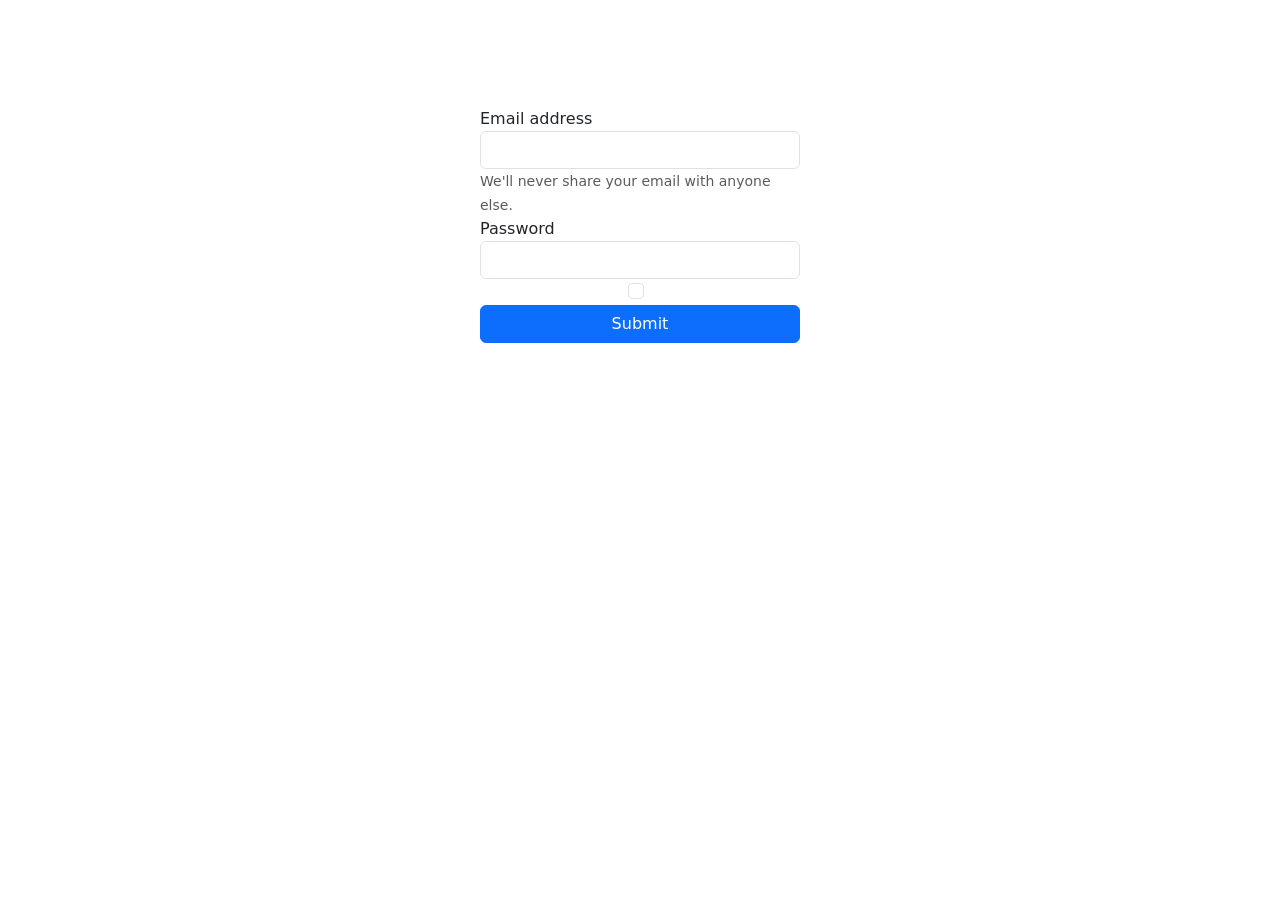
<file: pages/login.html>
<!doctype html>
<html lang="en">
  <head>
    <meta charset="utf-8" />
    <meta name="viewport" content="width=device-width, initial-scale=1" />
    <title>Bootstrap demo</title>
    <link
      href="https://cdn.jsdelivr.net/npm/bootstrap@5.3.8/dist/css/bootstrap.min.css"
      rel="stylesheet"
      integrity="sha384-sRIl4kxILFvY47J16cr9ZwB07vP4J8+LH7qKQnuqkuIAvNWLzeN8tE5YBujZqJLB"
      crossorigin="anonymous"
    />
    <style>
      .login-form {
        display: flex;
        justify-content: center;
        height: 50vh;
        flex-direction: column;
        align-items: center;
      }
    </style>
  </head>

  <body>
    <!-- login section code -->
    <form class="login-form">
      <div class="form-group w-25">
        <label for="exampleInputEmail1">Email address</label>
        <input
          type="email"
          class="form-control"
          id="exampleInputEmail1"
          aria-describedby="emailHelp"
        />
        <small id="emailHelp" class="form-text text-muted"
          >We'll never share your email with anyone else.</small
        >
      </div>
      <div class="form-group w-25">
        <label for="exampleInputPassword1">Password</label>
        <input
          type="password"
          class="form-control"
          id="exampleInputPassword1"
        />
      </div>
      <div class="form-group form-check">
        <input type="checkbox" class="form-check-input" id="exampleCheck1" />
        <!-- <label class="form-check-label" for="exampleCheck1">Check me out</label> -->
      </div>
      <button type="submit" class="btn btn-primary w-25">Submit</button>
    </form>
    <!-- bootstraps js code link -->
    <script
      src="https://cdn.jsdelivr.net/npm/bootstrap@5.3.8/dist/js/bootstrap.bundle.min.js"
      integrity="sha384-FKyoEForCGlyvwx9Hj09JcYn3nv7wiPVlz7YYwJrWVcXK/BmnVDxM+D2scQbITxI"
      crossorigin="anonymous"
    ></script>
  </body>
</html>
</file>
<file: index.css>
:root {
  --primary: #0066ff;
  --secondary: #00d4ff;
  --accent: #ff6b6b;
  --dark: #1a1f36;
  --light: #f8f9fa;
  --text: #2d3548;
  --border: #e0e0e0;
  --gradient-blue: linear-gradient(135deg, #0066ff 0%, #00d4ff 100%);
  --gradient-warm: linear-gradient(135deg, #ff6b6b 0%, #ffa500 100%);
}

* {
  margin: 0;
  padding: 0;
  box-sizing: border-box;
}

html {
  scroll-behavior: smooth;
}

body {
  font-family: "Segoe UI", Tahoma, Geneva, Verdana, sans-serif;
  color: var(--text);
  line-height: 1.6;
  overflow-x: hidden;
}

/* ==================== HEADER ==================== */
.header {
  background: white;
  box-shadow: 0 2px 10px rgba(0, 0, 0, 0.05);
  position: sticky;
  top: 0;
  z-index: 100;
  animation: slideDown 0.5s ease-out;
}

@keyframes slideDown {
  from {
    transform: translateY(-100%);
    opacity: 0;
  }
  to {
    transform: translateY(0);
    opacity: 1;
  }
}

.header-container {
  max-width: 1200px;
  margin: 0 auto;
  padding: 1rem 2rem;
  display: flex;
  justify-content: space-between;
  align-items: center;
}

.logo {
  display: flex;
  align-items: center;
  gap: 0.75rem;
  font-weight: 700;
  font-size: 1.5rem;
  background: var(--gradient-blue);
  -webkit-background-clip: text;
  -webkit-text-fill-color: transparent;
  background-clip: text;
}

.logo-svg {
  width: 40px;
  height: 40px;
  color: var(--primary);
  animation: rotateIcon 3s linear infinite;
}

@keyframes rotateIcon {
  from {
    transform: rotate(0deg);
  }
  to {
    transform: rotate(360deg);
  }
}

.nav {
  display: flex;
  gap: 2rem;
}

.nav-link {
  text-decoration: none;
  color: var(--text);
  font-weight: 500;
  position: relative;
  transition: color 0.3s ease;
}

.nav-link::after {
  content: "";
  position: absolute;
  bottom: -5px;
  left: 0;
  width: 0;
  height: 2px;
  background: var(--gradient-blue);
  transition: width 0.3s ease;
}

.nav-link:hover {
  color: var(--primary);
}

.nav-link:hover::after {
  width: 100%;
}

/* ==================== HERO SECTION ==================== */
.hero {
  min-height: 600px;
  display: flex;
  align-items: center;
  justify-content: space-between;
  max-width: 1200px;
  margin: 0 auto;
  padding: 4rem 2rem;
  gap: 3rem;
}

.hero-content {
  flex: 1;
  animation: fadeInLeft 0.8s ease-out;
}

@keyframes fadeInLeft {
  from {
    opacity: 0;
    transform: translateX(-50px);
  }
  to {
    opacity: 1;
    transform: translateX(0);
  }
}

.hero h1 {
  font-size: 3.5rem;
  font-weight: 800;
  margin-bottom: 1rem;
  background: var(--gradient-blue);
  -webkit-background-clip: text;
  -webkit-text-fill-color: transparent;
  background-clip: text;
  line-height: 1.2;
}

.hero p {
  font-size: 1.25rem;
  color: #666;
  margin-bottom: 2rem;
}

.cta-button {
  background: var(--gradient-blue);
  color: white;
  border: none;
  padding: 1rem 2.5rem;
  font-size: 1rem;
  font-weight: 600;
  border-radius: 50px;
  cursor: pointer;
  transition: all 0.3s ease;
  box-shadow: 0 4px 15px rgba(0, 102, 255, 0.3);
}

.cta-button:hover {
  transform: translateY(-3px);
  box-shadow: 0 6px 25px rgba(0, 102, 255, 0.4);
}

.cta-button:active {
  transform: translateY(-1px);
}

.hero-icon {
  flex: 1;
  display: flex;
  justify-content: center;
  animation: fadeInRight 0.8s ease-out;
}

@keyframes fadeInRight {
  from {
    opacity: 0;
    transform: translateX(50px);
  }
  to {
    opacity: 1;
    transform: translateX(0);
  }
}

.animated-icon {
  width: 300px;
  height: 300px;
  filter: drop-shadow(0 10px 30px rgba(0, 102, 255, 0.2));
}

.check-path {
  animation: drawCheck 0.8s ease-out forwards;
  stroke-dasharray: 50;
  stroke-dashoffset: 50;
}

@keyframes drawCheck {
  to {
    stroke-dashoffset: 0;
  }
}

/* ==================== SERVICES SECTION ==================== */
.services {
  background: var(--light);
  padding: 5rem 2rem;
}

.services h2 {
  text-align: center;
  font-size: 2.5rem;
  margin-bottom: 3rem;
  background: var(--gradient-blue);
  -webkit-background-clip: text;
  -webkit-text-fill-color: transparent;
  background-clip: text;
}

.services-grid {
  display: grid;
  grid-template-columns: repeat(auto-fit, minmax(250px, 1fr));
  gap: 2rem;
  max-width: 1200px;
  margin: 0 auto;
}

.service-card {
  background: white;
  padding: 2rem;
  border-radius: 15px;
  text-align: center;
  transition: all 0.3s ease;
  border: 2px solid transparent;
  animation: fadeUp 0.8s ease-out;
}

@keyframes fadeUp {
  from {
    opacity: 0;
    transform: translateY(30px);
  }
  to {
    opacity: 1;
    transform: translateY(0);
  }
}

.service-card:nth-child(1) {
  animation-delay: 0.1s;
}

.service-card:nth-child(2) {
  animation-delay: 0.2s;
}

.service-card:nth-child(3) {
  animation-delay: 0.3s;
}

.service-card:nth-child(4) {
  animation-delay: 0.4s;
}

.service-card:hover {
  transform: translateY(-10px);
  border-color: var(--primary);
  box-shadow: 0 10px 40px rgba(0, 102, 255, 0.15);
}

.service-icon {
  width: 60px;
  height: 60px;
  margin: 0 auto 1.5rem;
  color: var(--primary);
  animation: bounce 2s ease-in-out infinite;
}

@keyframes bounce {
  0%,
  100% {
    transform: translateY(0);
  }
  50% {
    transform: translateY(-10px);
  }
}

.service-card:hover .service-icon {
  animation: pulse 0.6s ease-out;
}

@keyframes pulse {
  0% {
    transform: scale(1);
  }
  50% {
    transform: scale(1.2);
  }
  100% {
    transform: scale(1);
  }
}

.service-card h3 {
  font-size: 1.5rem;
  margin-bottom: 0.5rem;
  color: var(--dark);
}

.service-card p {
  color: #666;
  font-size: 0.95rem;
}

/* ==================== BANNERS SECTION ==================== */
.banners {
  display: grid;
  grid-template-columns: repeat(auto-fit, minmax(280px, 1fr));
  gap: 2rem;
  max-width: 1200px;
  margin: 4rem auto;
  padding: 0 2rem;
}

.banner {
  display: flex;
  align-items: center;
  gap: 1.5rem;
  padding: 2rem;
  border-radius: 15px;
  color: white;
  position: relative;
  overflow: hidden;
  animation: slideIn 0.8s ease-out;
}

@keyframes slideIn {
  from {
    opacity: 0;
    transform: scale(0.9);
  }
  to {
    opacity: 1;
    transform: scale(1);
  }
}

.banner::before {
  content: "";
  position: absolute;
  top: -50%;
  right: -50%;
  width: 200%;
  height: 200%;
  background: radial-gradient(
    circle,
    rgba(255, 255, 255, 0.1) 0%,
    transparent 70%
  );
  animation: rotate 10s linear infinite;
  pointer-events: none;
}

@keyframes rotate {
  from {
    transform: rotate(0deg);
  }
  to {
    transform: rotate(360deg);
  }
}

.banner-primary {
  background: var(--gradient-blue);
}

.banner-secondary {
  background: linear-gradient(135deg, #667eea 0%, #764ba2 100%);
}

.banner-accent {
  background: var(--gradient-warm);
}

.banner-icon {
  flex-shrink: 0;
  width: 80px;
  height: 80px;
  display: flex;
  align-items: center;
  justify-content: center;
  position: relative;
  z-index: 1;
}

.banner-icon svg {
  width: 100%;
  height: 100%;
  animation: float 3s ease-in-out infinite;
}

@keyframes float {
  0%,
  100% {
    transform: translateY(0px);
  }
  50% {
    transform: translateY(-10px);
  }
}

.banner-check {
  animation: drawCheck 1s ease-out forwards 0.3s;
  stroke-dasharray: 60;
  stroke-dashoffset: 60;
}

.banner-content {
  flex: 1;
  position: relative;
  z-index: 1;
}

.banner-content h3 {
  font-size: 1.5rem;
  margin-bottom: 0.5rem;
}

.banner-content p {
  font-size: 0.95rem;
  opacity: 0.95;
}

/* ==================== CONTACT SECTION ==================== */
.contact {
  background: white;
  padding: 5rem 2rem;
}

.contact-container {
  max-width: 1000px;
  margin: 0 auto;
}

.contact h2 {
  text-align: center;
  font-size: 2.5rem;
  margin-bottom: 3rem;
  background: var(--gradient-blue);
  -webkit-background-clip: text;
  -webkit-text-fill-color: transparent;
  background-clip: text;
}

.contact-wrapper {
  display: grid;
  grid-template-columns: 1fr 1fr;
  gap: 3rem;
}

.contact-info {
  display: flex;
  flex-direction: column;
  gap: 2rem;
}

.contact-item {
  display: flex;
  gap: 1.5rem;
  animation: fadeInLeft 0.8s ease-out;
}

.contact-icon {
  width: 60px;
  height: 60px;
  color: var(--primary);
  flex-shrink: 0;
  animation: spin 8s linear infinite;
}

@keyframes spin {
  from {
    transform: rotate(0deg);
  }
  to {
    transform: rotate(360deg);
  }
}

.phone-dot {
  animation: pulse 2s ease-in-out infinite;
}

@keyframes pulse {
  0%,
  100% {
    opacity: 1;
  }
  50% {
    opacity: 0.3;
  }
}

.contact-item h4 {
  font-size: 1.1rem;
  color: var(--dark);
  margin-bottom: 0.25rem;
}

.contact-item p {
  color: #666;
}

.contact-form {
  display: flex;
  flex-direction: column;
  gap: 1rem;
  animation: fadeInRight 0.8s ease-out;
}

.contact-form input,
.contact-form textarea {
  padding: 1rem;
  border: 2px solid var(--border);
  border-radius: 10px;
  font-family: inherit;
  font-size: 1rem;
  transition: all 0.3s ease;
  background: var(--light);
}

.contact-form input:focus,
.contact-form textarea:focus {
  outline: none;
  border-color: var(--primary);
  background: white;
  box-shadow: 0 0 0 3px rgba(0, 102, 255, 0.1);
}

.submit-btn {
  background: var(--gradient-blue);
  color: white;
  border: none;
  padding: 1rem;
  border-radius: 10px;
  font-size: 1rem;
  font-weight: 600;
  cursor: pointer;
  transition: all 0.3s ease;
  margin-top: 0.5rem;
}

.submit-btn:hover {
  transform: translateY(-3px);
  box-shadow: 0 6px 25px rgba(0, 102, 255, 0.3);
}

/* ==================== FOOTER ==================== */
.footer {
  background: linear-gradient(135deg, var(--dark) 0%, #2d3f5b 100%);
  color: white;
  padding: 3rem 2rem 1rem;
}

.footer-content {
  display: grid;
  grid-template-columns: repeat(auto-fit, minmax(250px, 1fr));
  gap: 3rem;
  max-width: 1200px;
  margin: 0 auto 2rem;
  animation: fadeUp 0.8s ease-out;
}

.footer-section h4 {
  font-size: 1.1rem;
  margin-bottom: 1rem;
  color: var(--secondary);
}

.footer-section p {
  color: rgba(255, 255, 255, 0.7);
  font-size: 0.95rem;
}

.footer-section ul {
  list-style: none;
}

.footer-section li {
  margin-bottom: 0.5rem;
}

.footer-section a {
  color: rgba(255, 255, 255, 0.7);
  text-decoration: none;
  transition: all 0.3s ease;
  display: inline-block;
}

.footer-section a:hover {
  color: var(--secondary);
  transform: translateX(5px);
}

.social-icons {
  display: flex;
  gap: 1rem;
}

.social-icon {
  width: 40px;
  height: 40px;
  display: flex;
  align-items: center;
  justify-content: center;
  border: 2px solid rgba(255, 255, 255, 0.3);
  border-radius: 50%;
  transition: all 0.3s ease;
  animation: scaleUp 0.5s ease-out;
}

@keyframes scaleUp {
  from {
    transform: scale(0);
    opacity: 0;
  }
  to {
    transform: scale(1);
    opacity: 1;
  }
}

.social-icon:nth-child(1) {
  animation-delay: 0.1s;
}

.social-icon:nth-child(2) {
  animation-delay: 0.2s;
}

.social-icon:nth-child(3) {
  animation-delay: 0.3s;
}

.social-icon svg {
  width: 50%;
  height: 50%;
  transition: all 0.3s ease;
}

.social-icon:hover {
  border-color: var(--secondary);
  background: rgba(0, 212, 255, 0.1);
  transform: translateY(-5px);
}

.social-icon:hover svg {
  color: var(--secondary);
  animation: bounce 0.6s ease-out;
}

.footer-bottom {
  text-align: center;
  padding-top: 2rem;
  border-top: 1px solid rgba(255, 255, 255, 0.1);
  color: rgba(255, 255, 255, 0.6);
  font-size: 0.9rem;
}

/* ==================== RESPONSIVE ==================== */
@media (max-width: 768px) {
  .hero {
    flex-direction: column;
    min-height: 500px;
    padding: 3rem 1.5rem;
  }

  .hero h1 {
    font-size: 2.5rem;
  }

  .hero-icon {
    width: 100%;
  }

  .animated-icon {
    width: 200px;
    height: 200px;
  }

  .nav {
    gap: 1rem;
    font-size: 0.9rem;
  }

  .services-grid {
    grid-template-columns: 1fr;
  }

  .contact-wrapper {
    grid-template-columns: 1fr;
    gap: 2rem;
  }

  .footer-content {
    grid-template-columns: 1fr;
    gap: 2rem;
  }

  .services h2,
  .contact h2 {
    font-size: 2rem;
  }
}

@media (max-width: 480px) {
  .hero h1 {
    font-size: 2rem;
  }

  .hero p {
    font-size: 1rem;
  }

  .cta-button {
    width: 100%;
  }

  .header-container {
    padding: 1rem;
  }

  .nav {
    flex-direction: column;
    gap: 0.5rem;
  }

  .services-grid {
    gap: 1rem;
  }

  .service-card {
    padding: 1.5rem;
  }
}
/* fixed contact buttons */
.fixed-button {
    position: fixed;
    width: 50px;
    height: 50px;
    border-radius: 50%;
    display: flex;
    align-items: center;
    justify-content: center;
    z-index: 1000;
    box-shadow: 0 4px 15px rgba(0,0,0,0.2);
    transition: transform 0.3s ease, box-shadow 0.3s ease;
    cursor: pointer;
}
.fixed-button svg {
    width: 60%;
    height: 60%;
}
.fixed-button.call {
    background: var(--primary);
    bottom: 20px;
    left: 20px;
}
.fixed-button.whatsapp {
    background: #25D366;
    bottom: 20px;
    right: 20px;
}
.fixed-button:hover {
    transform: scale(1.1);
    box-shadow: 0 6px 25px rgba(0,0,0,0.3);
}

@media (max-width: 480px) {
    .fixed-button {
        width: 40px;
        height: 40px;
    }
}
</file>
<file: about.css>
*,
body {
  margin: 0;
  padding: 0;
}

/* From Uiverse.io by csemszepp */
.container {
  width: 100%;
  height: 100%;
  --s: 200px; /* control the size */
  --c1: #1d1d1d;
  --c2: #4e4f51;
  --c3: #3c3c3c;

  background:
    repeating-conic-gradient(from 30deg, #0000 0 120deg, var(--c3) 0 180deg)
      calc(0.5 * var(--s)) calc(0.5 * var(--s) * 0.577),
    repeating-conic-gradient(
      from 30deg,
      var(--c1) 0 60deg,
      var(--c2) 0 120deg,
      var(--c3) 0 180deg
    );
  background-size: var(--s) calc(var(--s) * 0.577);
  /* css code */
  display: flex;
  flex-direction: column;
  color: white;
  padding: 50px 0px;
  gap: 20px;
}

.container h1 {
  font-size: 55px;
  text-transform: capitalize;
  padding: 0 20px;
}
.container p {
  font-size: 15px;
  text-transform: capitalize;
  width: 75%;
  text-align: justify;
  padding: 0 20px;
}
.container button {
  font-size: 20px;
  text-transform: capitalize;
  width: 25%;
  text-align: center;
  padding: 15px 0px;
  margin: 0 20px;
  cursor: pointer;
  background-color: gray;
  color: white;
  border: 2px solid white;
  transition: 0.7s;
}

.container button:hover {
  background-color: aqua;
  color: black;
}
</file>
